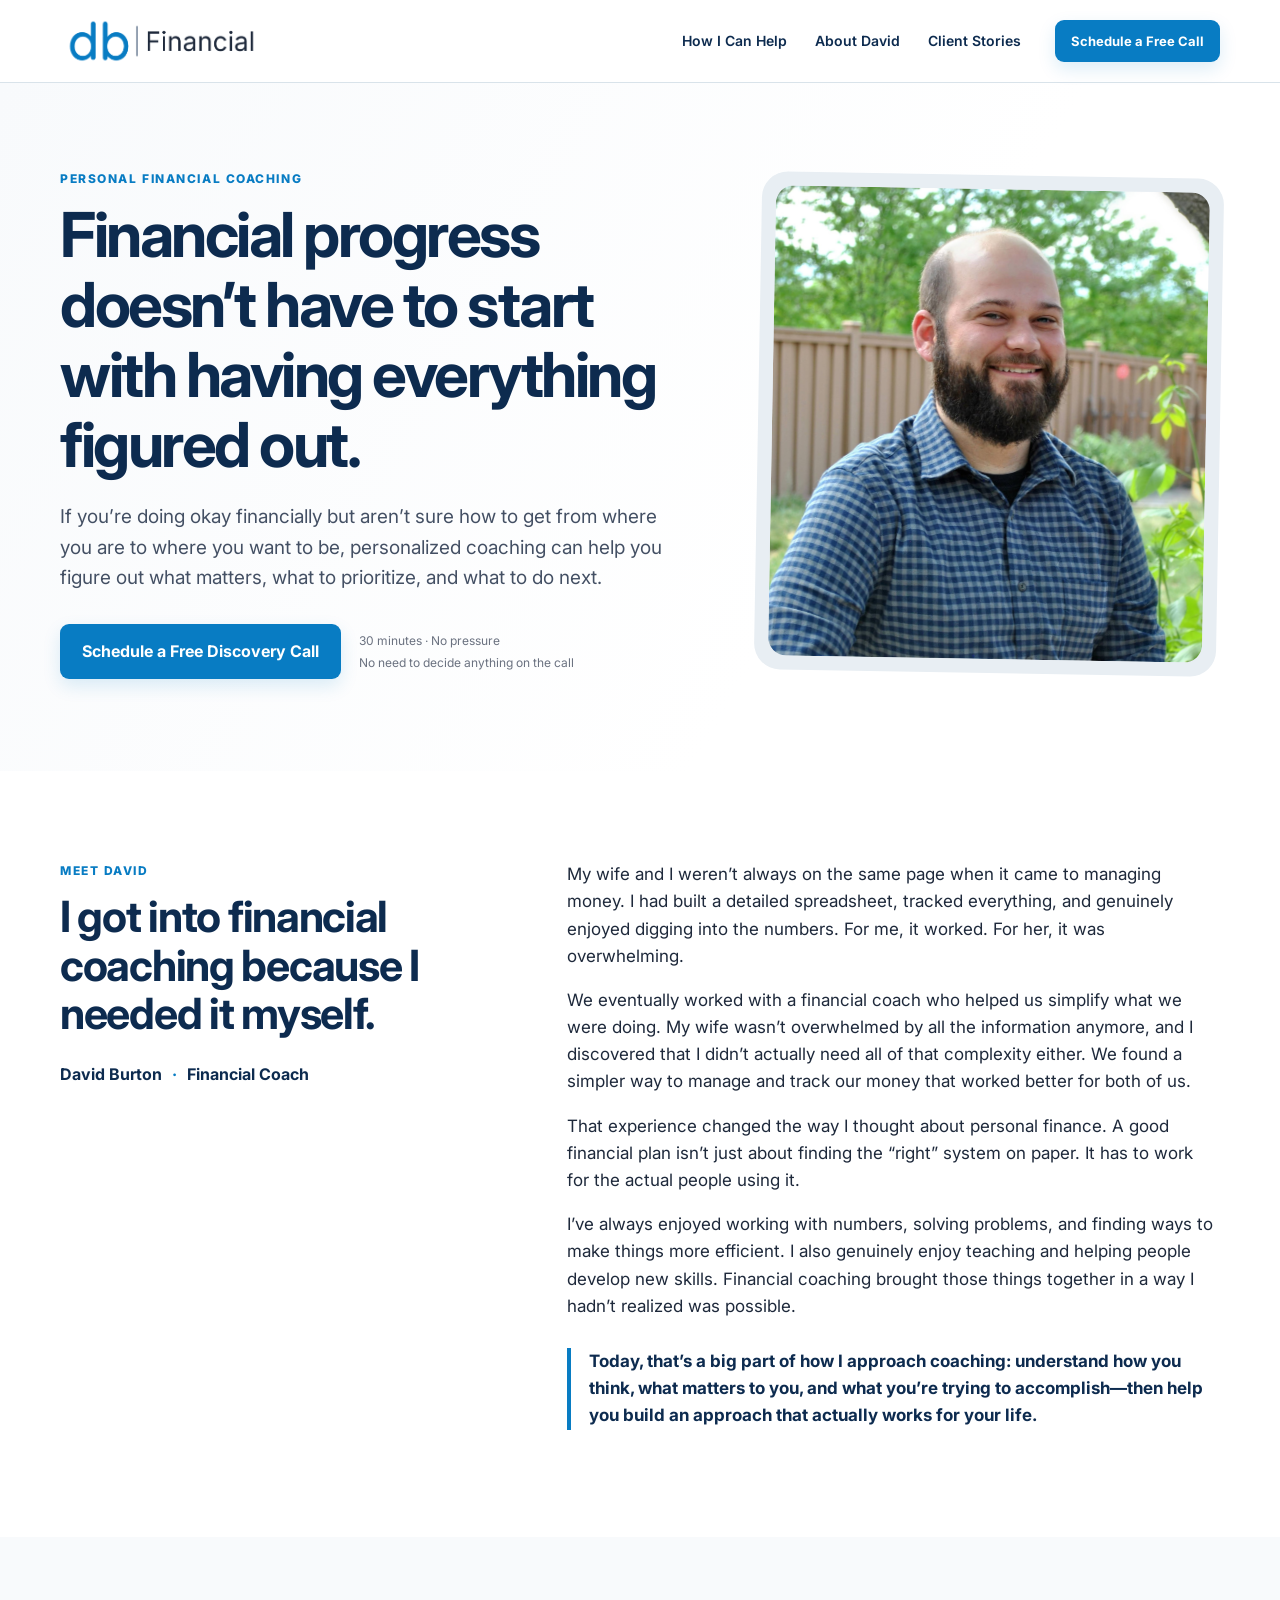
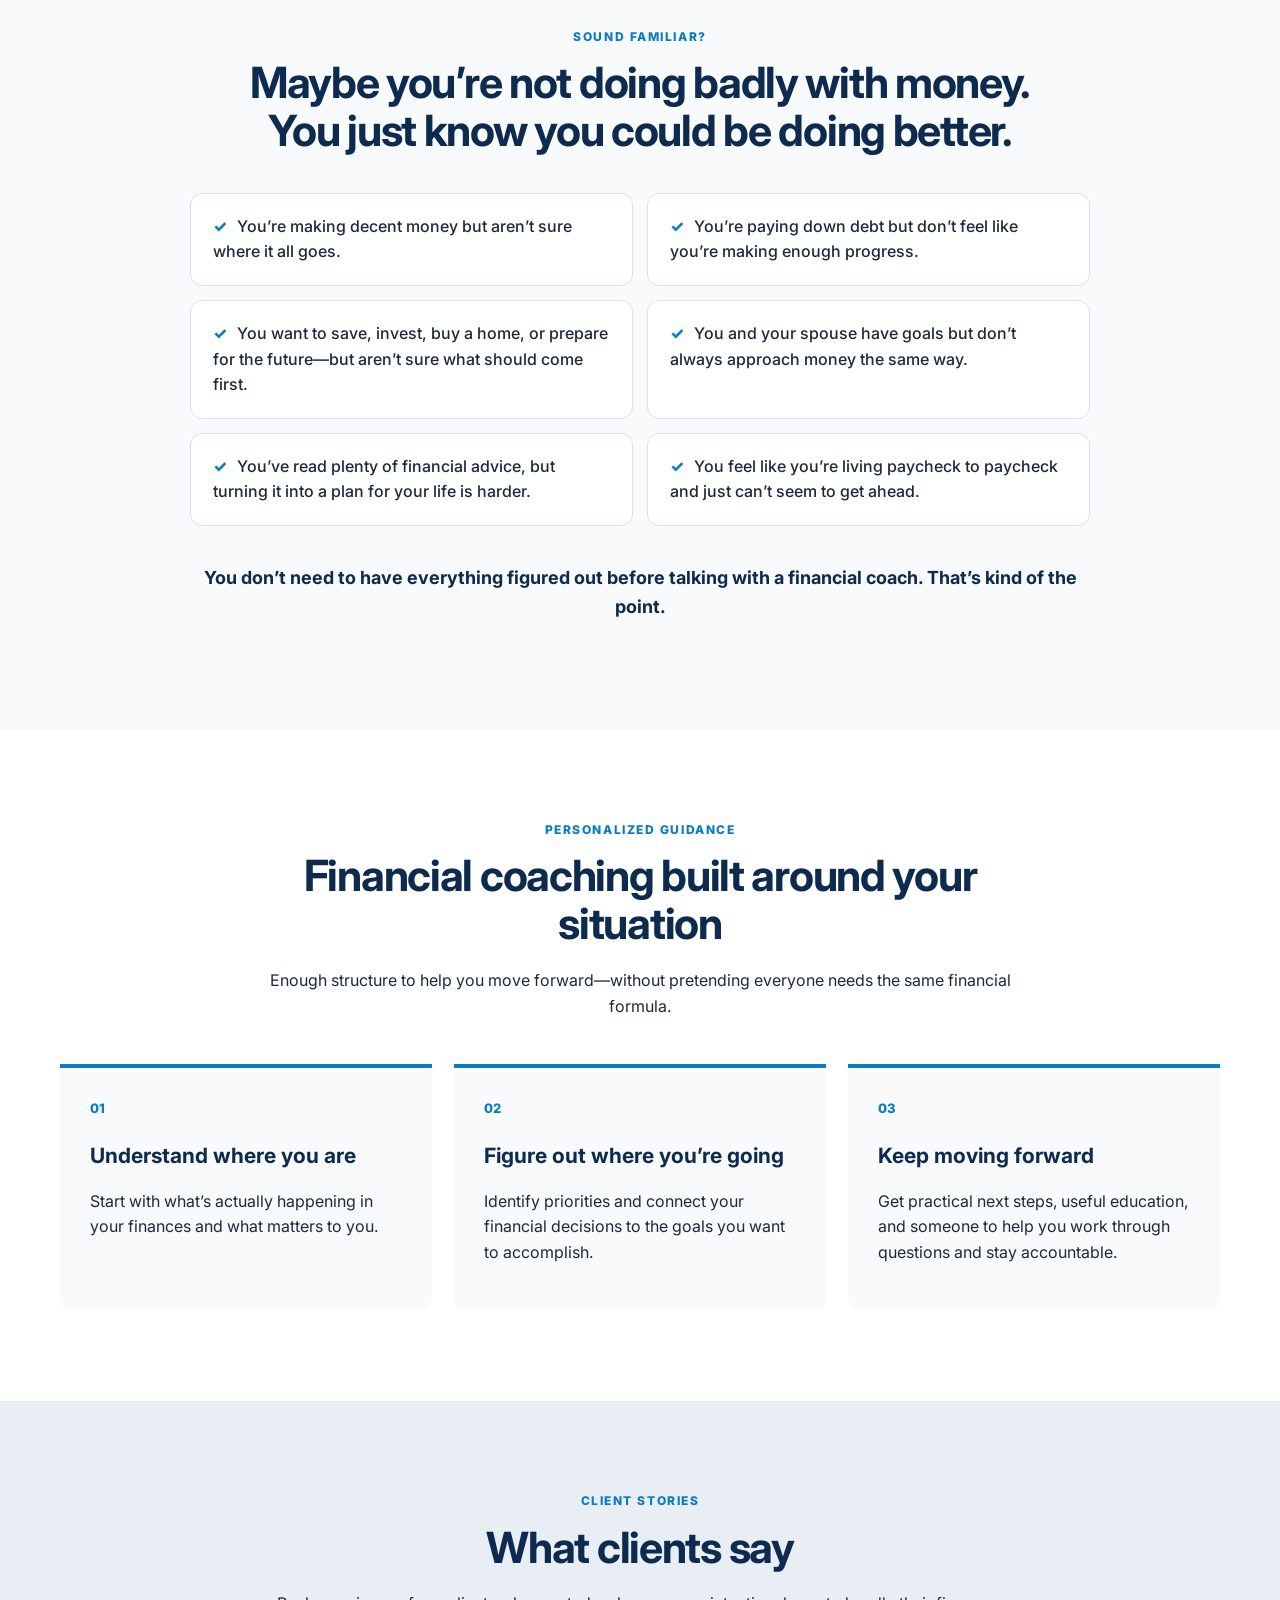
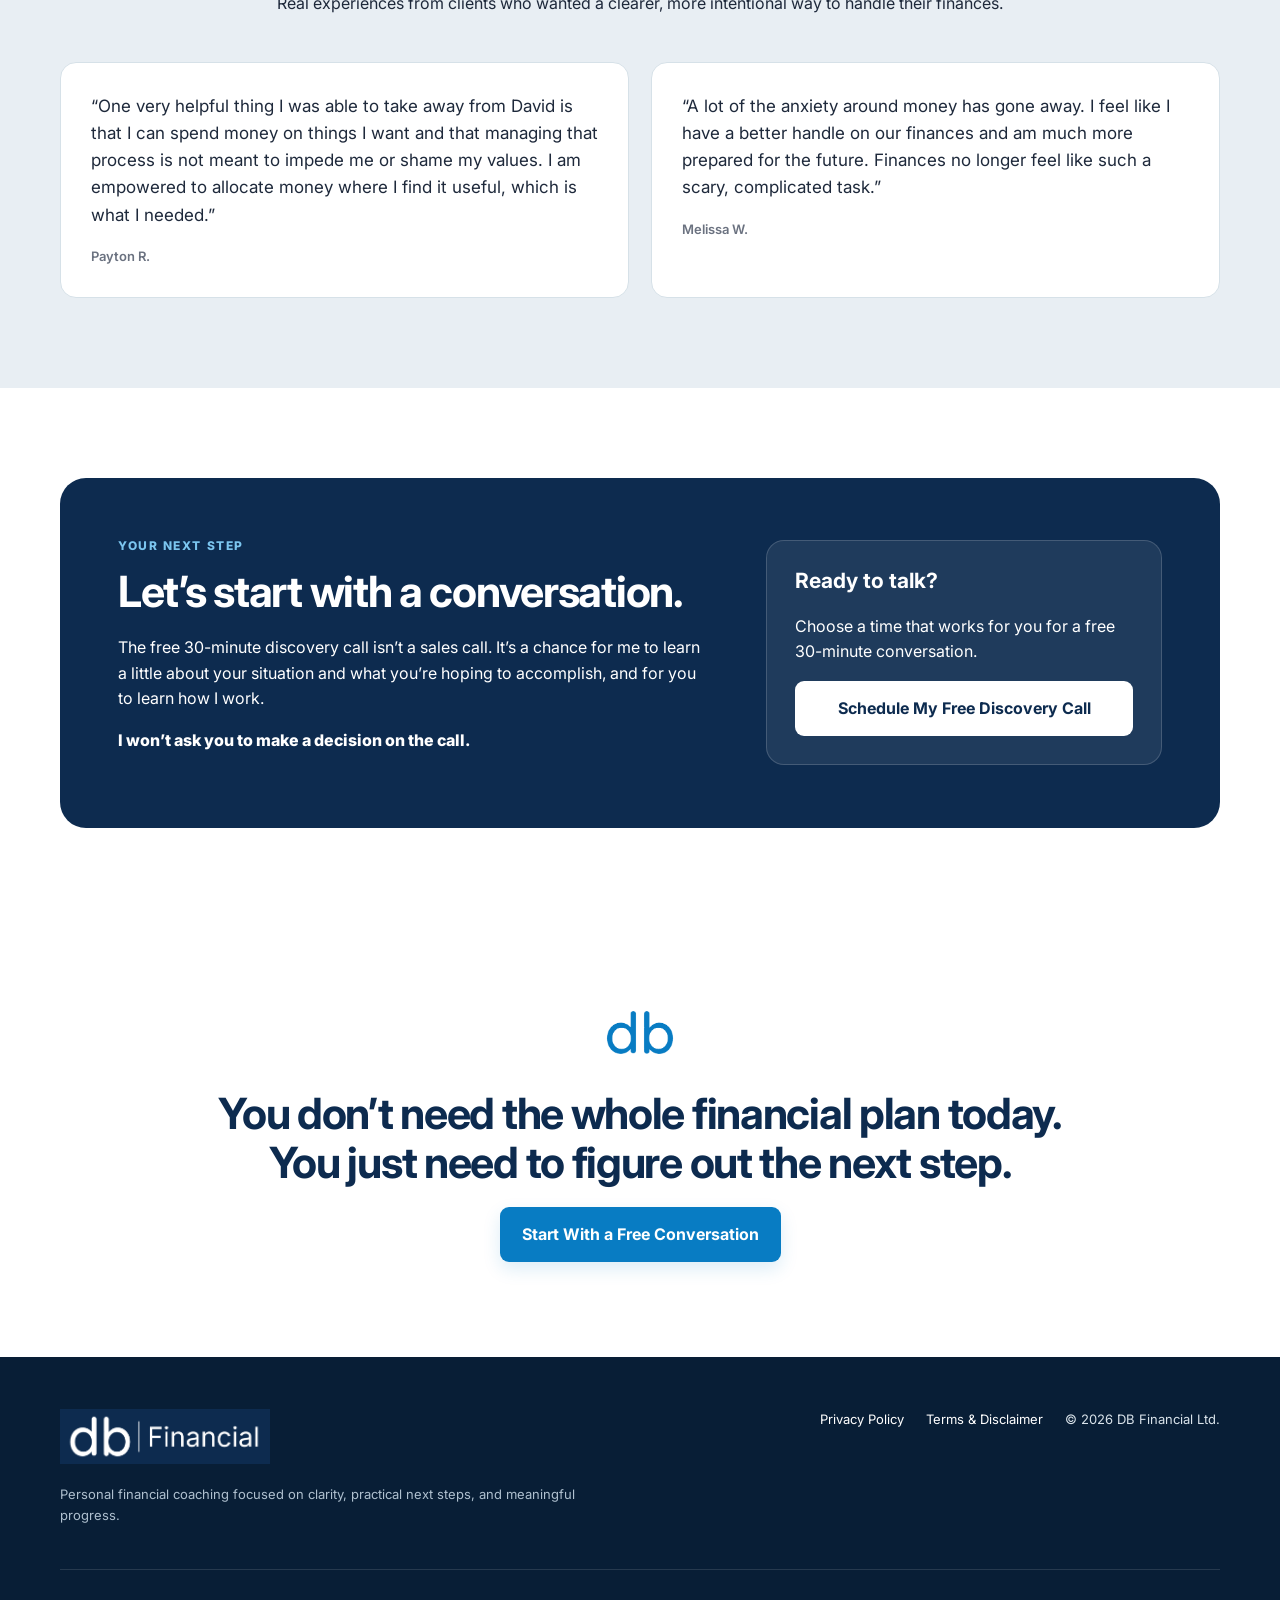
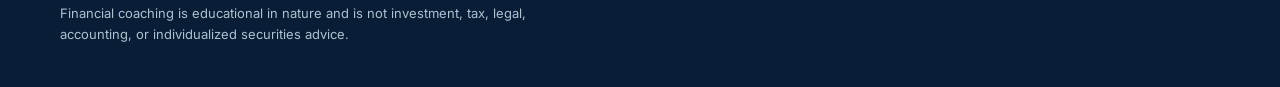
<file: index.html>
<!doctype html>
<html lang="en">
<head>
  <meta charset="utf-8">
  <meta name="viewport" content="width=device-width, initial-scale=1">
  <title>DB Financial | Personalized Financial Coaching</title>
  <meta name="description" content="Personalized financial coaching for young adults who want clarity, practical next steps, and meaningful progress.">
  <link rel="canonical" href="https://dbfinancialcoaching.com/">
  <meta property="og:title" content="DB Financial | Personalized Financial Coaching">
  <meta property="og:description" content="Personalized financial coaching to help you figure out what matters, what to prioritize, and what to do next.">
  <meta property="og:image" content="https://dbfinancialcoaching.com/assets/db-financial-social-card.png">
  <meta property="og:image:alt" content="DB Financial — Personalized Financial Coaching. Practical guidance built around your life.">
  <meta property="og:type" content="website">
  <meta property="og:url" content="https://dbfinancialcoaching.com/">
  <meta name="twitter:card" content="summary_large_image">
  <meta name="twitter:title" content="DB Financial | Personalized Financial Coaching">
  <meta name="twitter:description" content="Personalized financial coaching to help you figure out what matters, what to prioritize, and what to do next.">
  <meta name="twitter:image" content="https://dbfinancialcoaching.com/assets/db-financial-social-card.png">
  <link rel="preconnect" href="https://fonts.googleapis.com">
  <link rel="preconnect" href="https://fonts.gstatic.com" crossorigin>
  <link href="https://fonts.googleapis.com/css2?family=Inter:wght@400;500;600;700&display=swap" rel="stylesheet">
  <link rel="stylesheet" href="styles.css">
</head>
<body>
  <header class="site-header">
    <div class="container nav-wrap">
      <a class="brand" href="#top" aria-label="DB Financial home">
        <img src="assets/horizontal_fullcolor_transparent.png" alt="DB Financial">
      </a>
      <nav class="desktop-nav" aria-label="Primary navigation">
        <a href="#help">How I Can Help</a>
        <a href="#about">About David</a>
        <a href="#stories">Client Stories</a>
      </nav>
      <a class="button button-small" href="https://share.google/lfdzyv152AYBXzU5l" target="_blank" rel="noopener">Schedule a Free Call</a>
    </div>
  </header>

  <main id="top">
    <section class="hero">
      <div class="container hero-grid">
        <div class="hero-copy">
          <div class="eyebrow">Personal financial coaching</div>
          <h1>Financial progress doesn’t have to start with having everything figured out.</h1>
          <p class="lead">If you’re doing okay financially but aren’t sure how to get from where you are to where you want to be, personalized coaching can help you figure out what matters, what to prioritize, and what to do next.</p>
          <div class="hero-actions">
            <a class="button" href="https://share.google/lfdzyv152AYBXzU5l" target="_blank" rel="noopener">Schedule a Free Discovery Call</a>
            <span class="reassurance"><span>30 minutes · No pressure</span><span>No need to decide anything on the call</span></span>
          </div>
        </div>
        <div class="portrait-card">
          <img src="assets/david-headshot.jpg" alt="David Burton, financial coach" class="hero-photo">
        </div>
      </div>
    </section>

    <section class="about section" id="about">
      <div class="container about-story">
        <div class="about-heading">
          <div class="eyebrow">Meet David</div>
          <h2>I got into financial coaching because I needed it myself.</h2>
          <p class="credential">David Burton <span>·</span> Financial Coach</p>
        </div>
        <div class="about-copy">
          <p>My wife and I weren’t always on the same page when it came to managing money. I had built a detailed spreadsheet, tracked everything, and genuinely enjoyed digging into the numbers. For me, it worked. For her, it was overwhelming.</p>
          <p>We eventually worked with a financial coach who helped us simplify what we were doing. My wife wasn’t overwhelmed by all the information anymore, and I discovered that I didn’t actually need all of that complexity either. We found a simpler way to manage and track our money that worked better for both of us.</p>
          <p>That experience changed the way I thought about personal finance. A good financial plan isn’t just about finding the “right” system on paper. It has to work for the actual people using it.</p>
          <p>I’ve always enjoyed working with numbers, solving problems, and finding ways to make things more efficient. I also genuinely enjoy teaching and helping people develop new skills. Financial coaching brought those things together in a way I hadn’t realized was possible.</p>
          <p class="about-emphasis">Today, that’s a big part of how I approach coaching: understand how you think, what matters to you, and what you’re trying to accomplish—then help you build an approach that actually works for your life.</p>
        </div>
      </div>
    </section>

    <section class="recognition section" id="help">
      <div class="container narrow">
        <div class="eyebrow">Sound familiar?</div>
        <h2>Maybe you’re not doing badly with money.<br>You just know you could be doing better.</h2>
        <div class="situation-grid">
          <div class="situation">You’re making decent money but aren’t sure where it all goes.</div>
          <div class="situation">You’re paying down debt but don’t feel like you’re making enough progress.</div>
          <div class="situation">You want to save, invest, buy a home, or prepare for the future—but aren’t sure what should come first.</div>
          <div class="situation">You and your spouse have goals but don’t always approach money the same way.</div>
          <div class="situation">You’ve read plenty of financial advice, but turning it into a plan for your life is harder.</div>
          <div class="situation">You feel like you’re living paycheck to paycheck and just can’t seem to get ahead.</div>
        </div>
        <p class="center-note">You don’t need to have everything figured out before talking with a financial coach. That’s kind of the point.</p>
      </div>
    </section>

    <section class="section coaching">
      <div class="container">
        <div class="section-heading">
          <div class="eyebrow">Personalized guidance</div>
          <h2>Financial coaching built around your situation</h2>
          <p>Enough structure to help you move forward—without pretending everyone needs the same financial formula.</p>
        </div>
        <div class="three-grid">
          <article class="step">
            <span class="step-number">01</span>
            <h3>Understand where you are</h3>
            <p>Start with what’s actually happening in your finances and what matters to you.</p>
          </article>
          <article class="step">
            <span class="step-number">02</span>
            <h3>Figure out where you’re going</h3>
            <p>Identify priorities and connect your financial decisions to the goals you want to accomplish.</p>
          </article>
          <article class="step">
            <span class="step-number">03</span>
            <h3>Keep moving forward</h3>
            <p>Get practical next steps, useful education, and someone to help you work through questions and stay accountable.</p>
          </article>
        </div>
      </div>
    </section>

    <section class="stories section" id="stories">
      <div class="container">
        <div class="section-heading">
          <div class="eyebrow">Client stories</div>
          <h2>What clients say</h2>
          <p>Real experiences from clients who wanted a clearer, more intentional way to handle their finances.</p>
        </div>
        <div class="testimonial-grid">
          <blockquote>
            <p>“One very helpful thing I was able to take away from David is that I can spend money on things I want and that managing that process is not meant to impede me or shame my values. I am empowered to allocate money where I find it useful, which is what I needed.”</p>
            <footer>Payton R.</footer>
          </blockquote>
          <blockquote>
            <p>“A lot of the anxiety around money has gone away. I feel like I have a better handle on our finances and am much more prepared for the future. Finances no longer feel like such a scary, complicated task.”</p>
            <footer>Melissa W.</footer>
          </blockquote>
        </div>
      </div>
    </section>

    <section class="discovery section" id="discovery">
      <div class="container discovery-card">
        <div>
          <div class="eyebrow light">Your next step</div>
          <h2>Let’s start with a conversation.</h2>
          <p>The free 30-minute discovery call isn’t a sales call. It’s a chance for me to learn a little about your situation and what you’re hoping to accomplish, and for you to learn how I work.</p>
          <p class="strong">I won’t ask you to make a decision on the call.</p>
        </div>
        <div class="cta-box">
          <h3>Ready to talk?</h3>
          <p>Choose a time that works for you for a free 30-minute conversation.</p>
          <a class="button button-white" href="https://share.google/lfdzyv152AYBXzU5l" target="_blank" rel="noopener">Schedule My Free Discovery Call</a>
        </div>
      </div>
    </section>

    <section class="closing">
      <div class="container narrow">
        <img src="assets/mark_blue_transparent.png" alt="" class="closing-mark">
        <h2>You don’t need the whole financial plan today.<br>You just need to figure out the next step.</h2>
        <a class="button" href="https://share.google/lfdzyv152AYBXzU5l" target="_blank" rel="noopener">Start With a Free Conversation</a>
      </div>
    </section>
  </main>

  <footer class="site-footer">
    <div class="container footer-grid">
      <div>
        <img src="assets/horizontal_reversed_navy.png" alt="DB Financial" class="footer-logo">
        <p>Personal financial coaching focused on clarity, practical next steps, and meaningful progress.</p>
      </div>
      <div class="footer-links">
        <a href="privacy.html">Privacy Policy</a>
        <a href="terms.html">Terms &amp; Disclaimer</a>
        <span>© 2026 DB Financial Ltd.</span>
      </div>
    </div>
    <div class="container legal-note">
      <p>Financial coaching is educational in nature and is not investment, tax, legal, accounting, or individualized securities advice.</p>
    </div>
  </footer>
  <!-- Google tag (gtag.js) -->
  <script async src="https://www.googletagmanager.com/gtag/js?id=G-L10PTYZYHW"></script>
  <script>
    window.dataLayer = window.dataLayer || [];
    function gtag(){dataLayer.push(arguments);}
    gtag('js', new Date());
    gtag('config', 'G-L10PTYZYHW');
  </script>
</body>
</html>
</file>
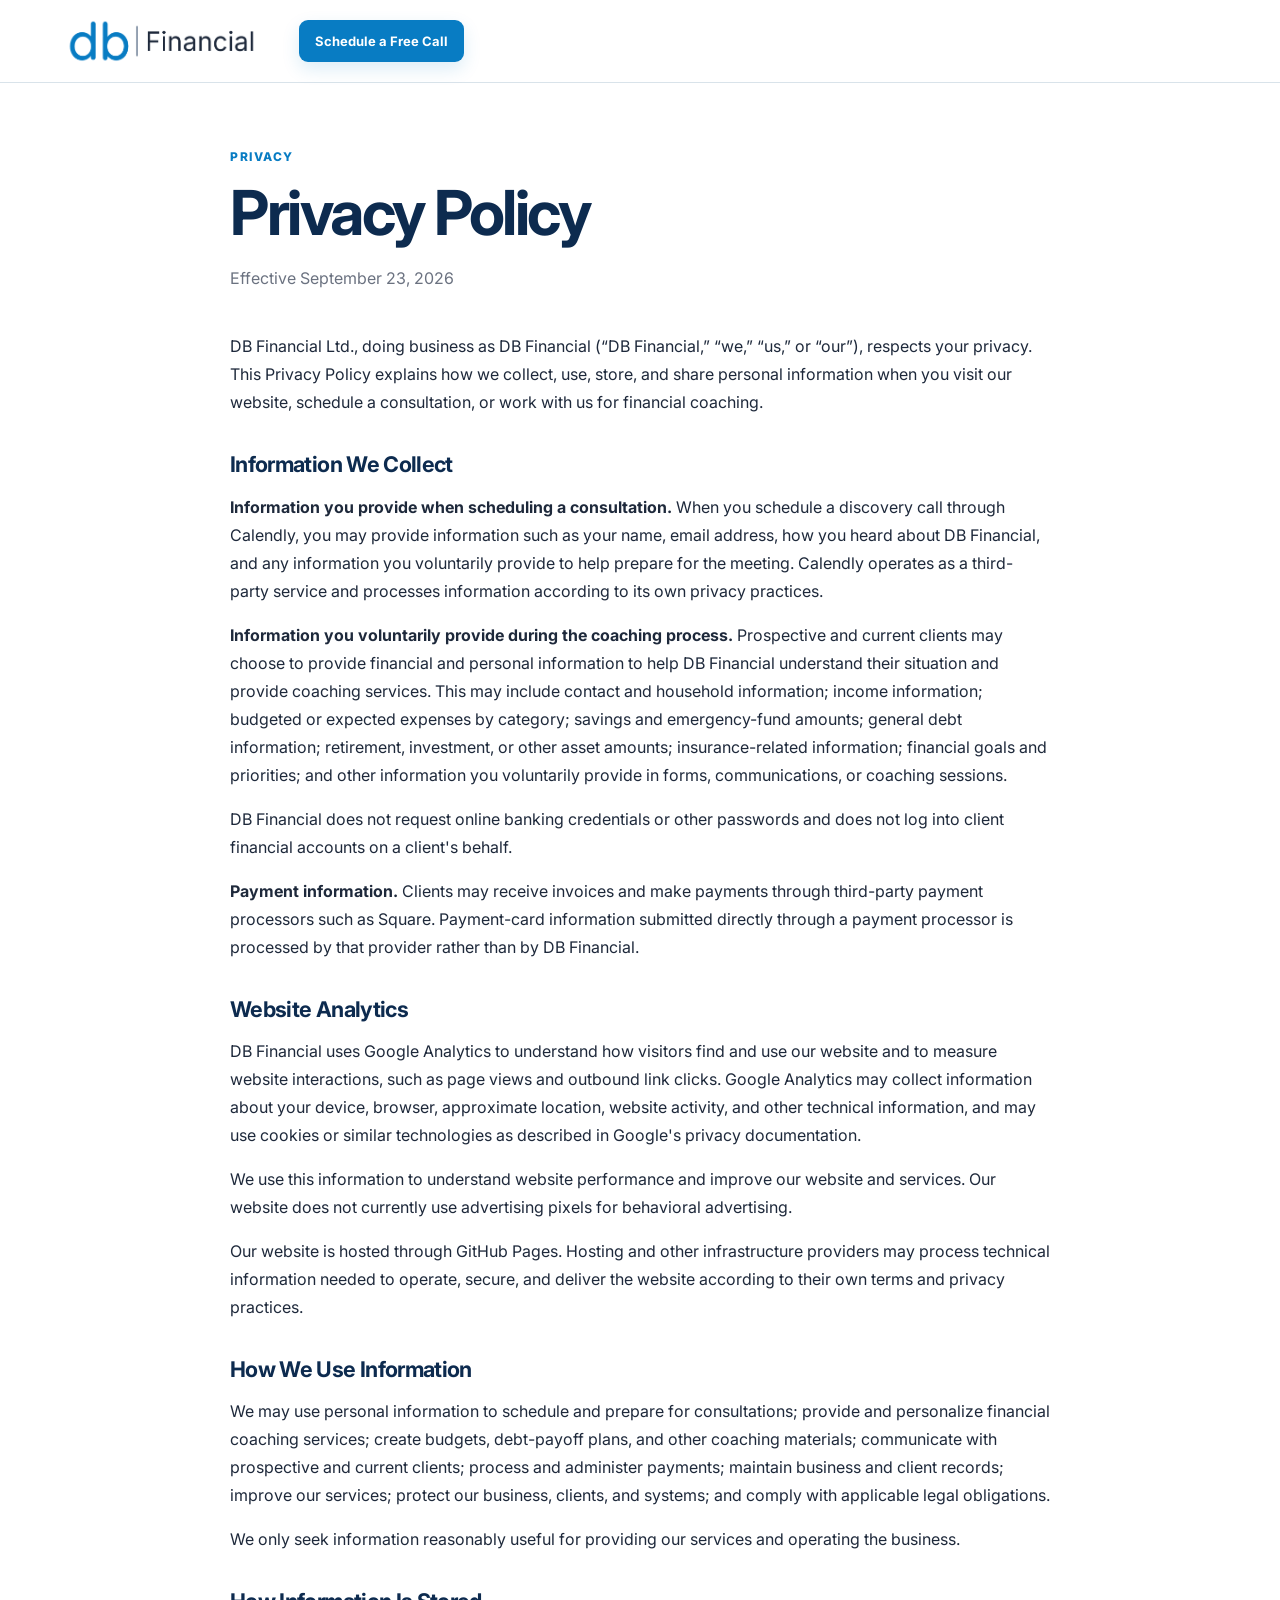
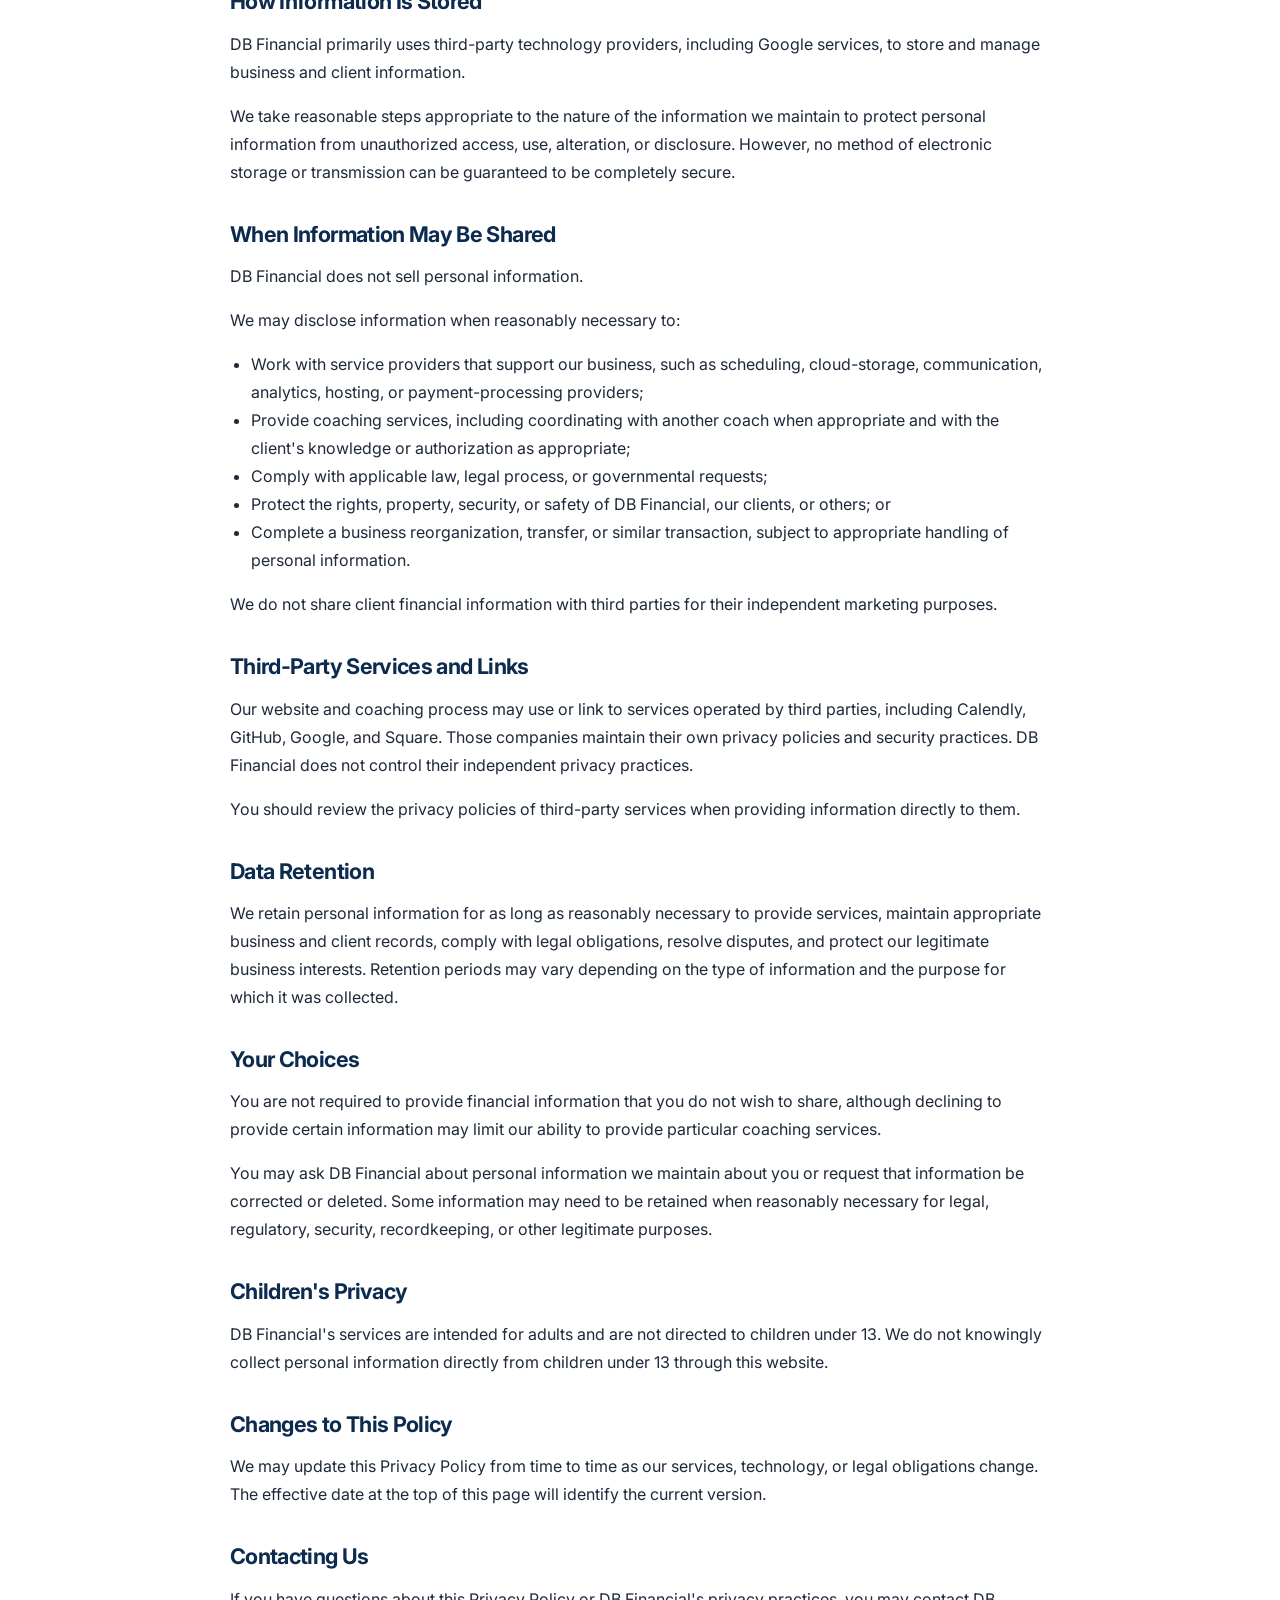
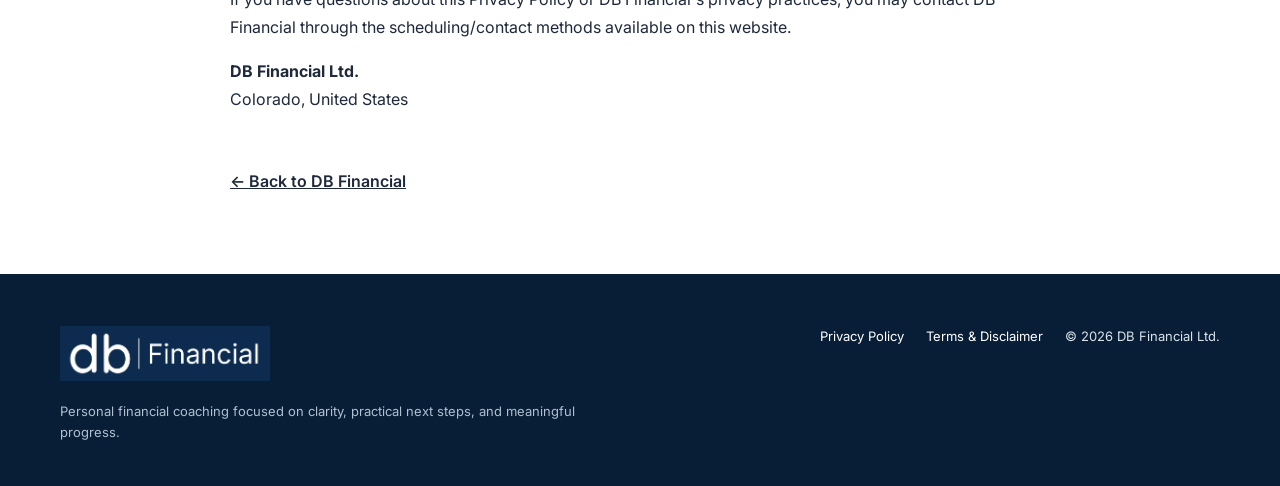
<file: privacy.html>
<!doctype html>
<html lang="en">
<head>
  <meta charset="utf-8">
  <meta name="viewport" content="width=device-width, initial-scale=1">
  <title>Privacy Policy | DB Financial</title>
  <meta name="description" content="Privacy Policy for DB Financial Ltd.">
  <link rel="canonical" href="https://dbfinancialcoaching.com/privacy.html">
  <link rel="preconnect" href="https://fonts.googleapis.com">
  <link rel="preconnect" href="https://fonts.gstatic.com" crossorigin>
  <link href="https://fonts.googleapis.com/css2?family=Inter:wght@400;500;600;700&display=swap" rel="stylesheet">
  <link rel="stylesheet" href="styles.css">
</head>
<body>
  <header class="site-header">
    <div class="container nav-wrap">
      <a class="brand" href="index.html" aria-label="DB Financial home">
        <img src="assets/horizontal_fullcolor_transparent.png" alt="DB Financial">
      </a>
      <a class="button button-small" href="https://share.google/lfdzyv152AYBXzU5l" target="_blank" rel="noopener">Schedule a Free Call</a>
    </div>
  </header>

  <main class="legal-page">
    <div class="container legal-content">
      <div class="eyebrow">Privacy</div>
      <h1>Privacy Policy</h1>
      <p class="effective-date">Effective September 23, 2026</p>

      <p>DB Financial Ltd., doing business as DB Financial (“DB Financial,” “we,” “us,” or “our”), respects your privacy. This Privacy Policy explains how we collect, use, store, and share personal information when you visit our website, schedule a consultation, or work with us for financial coaching.</p>

      <h2>Information We Collect</h2>
      <p><strong>Information you provide when scheduling a consultation.</strong> When you schedule a discovery call through Calendly, you may provide information such as your name, email address, how you heard about DB Financial, and any information you voluntarily provide to help prepare for the meeting. Calendly operates as a third-party service and processes information according to its own privacy practices.</p>

      <p><strong>Information you voluntarily provide during the coaching process.</strong> Prospective and current clients may choose to provide financial and personal information to help DB Financial understand their situation and provide coaching services. This may include contact and household information; income information; budgeted or expected expenses by category; savings and emergency-fund amounts; general debt information; retirement, investment, or other asset amounts; insurance-related information; financial goals and priorities; and other information you voluntarily provide in forms, communications, or coaching sessions.</p>

      <p>DB Financial does not request online banking credentials or other passwords and does not log into client financial accounts on a client's behalf.</p>

      <p><strong>Payment information.</strong> Clients may receive invoices and make payments through third-party payment processors such as Square. Payment-card information submitted directly through a payment processor is processed by that provider rather than by DB Financial.</p>

      <h2>Website Analytics</h2>
      <p>DB Financial uses Google Analytics to understand how visitors find and use our website and to measure website interactions, such as page views and outbound link clicks. Google Analytics may collect information about your device, browser, approximate location, website activity, and other technical information, and may use cookies or similar technologies as described in Google's privacy documentation.</p>
      <p>We use this information to understand website performance and improve our website and services. Our website does not currently use advertising pixels for behavioral advertising.</p>
      <p>Our website is hosted through GitHub Pages. Hosting and other infrastructure providers may process technical information needed to operate, secure, and deliver the website according to their own terms and privacy practices.</p>

      <h2>How We Use Information</h2>
      <p>We may use personal information to schedule and prepare for consultations; provide and personalize financial coaching services; create budgets, debt-payoff plans, and other coaching materials; communicate with prospective and current clients; process and administer payments; maintain business and client records; improve our services; protect our business, clients, and systems; and comply with applicable legal obligations.</p>
      <p>We only seek information reasonably useful for providing our services and operating the business.</p>

      <h2>How Information Is Stored</h2>
      <p>DB Financial primarily uses third-party technology providers, including Google services, to store and manage business and client information.</p>
      <p>We take reasonable steps appropriate to the nature of the information we maintain to protect personal information from unauthorized access, use, alteration, or disclosure. However, no method of electronic storage or transmission can be guaranteed to be completely secure.</p>

      <h2>When Information May Be Shared</h2>
      <p>DB Financial does not sell personal information.</p>
      <p>We may disclose information when reasonably necessary to:</p>
      <ul>
        <li>Work with service providers that support our business, such as scheduling, cloud-storage, communication, analytics, hosting, or payment-processing providers;</li>
        <li>Provide coaching services, including coordinating with another coach when appropriate and with the client's knowledge or authorization as appropriate;</li>
        <li>Comply with applicable law, legal process, or governmental requests;</li>
        <li>Protect the rights, property, security, or safety of DB Financial, our clients, or others; or</li>
        <li>Complete a business reorganization, transfer, or similar transaction, subject to appropriate handling of personal information.</li>
      </ul>
      <p>We do not share client financial information with third parties for their independent marketing purposes.</p>

      <h2>Third-Party Services and Links</h2>
      <p>Our website and coaching process may use or link to services operated by third parties, including Calendly, GitHub, Google, and Square. Those companies maintain their own privacy policies and security practices. DB Financial does not control their independent privacy practices.</p>
      <p>You should review the privacy policies of third-party services when providing information directly to them.</p>

      <h2>Data Retention</h2>
      <p>We retain personal information for as long as reasonably necessary to provide services, maintain appropriate business and client records, comply with legal obligations, resolve disputes, and protect our legitimate business interests. Retention periods may vary depending on the type of information and the purpose for which it was collected.</p>

      <h2>Your Choices</h2>
      <p>You are not required to provide financial information that you do not wish to share, although declining to provide certain information may limit our ability to provide particular coaching services.</p>
      <p>You may ask DB Financial about personal information we maintain about you or request that information be corrected or deleted. Some information may need to be retained when reasonably necessary for legal, regulatory, security, recordkeeping, or other legitimate purposes.</p>

      <h2>Children's Privacy</h2>
      <p>DB Financial's services are intended for adults and are not directed to children under 13. We do not knowingly collect personal information directly from children under 13 through this website.</p>

      <h2>Changes to This Policy</h2>
      <p>We may update this Privacy Policy from time to time as our services, technology, or legal obligations change. The effective date at the top of this page will identify the current version.</p>

      <h2>Contacting Us</h2>
      <p>If you have questions about this Privacy Policy or DB Financial's privacy practices, you may contact DB Financial through the scheduling/contact methods available on this website.</p>
      <p><strong>DB Financial Ltd.</strong><br>Colorado, United States</p>

      <a class="legal-back" href="index.html">← Back to DB Financial</a>
    </div>
  </main>

  <footer class="site-footer">
    <div class="container footer-grid">
      <div>
        <img src="assets/horizontal_reversed_navy.png" alt="DB Financial" class="footer-logo">
        <p>Personal financial coaching focused on clarity, practical next steps, and meaningful progress.</p>
      </div>
      <div class="footer-links">
        <a href="privacy.html">Privacy Policy</a>
        <a href="terms.html">Terms &amp; Disclaimer</a>
        <span>© 2026 DB Financial Ltd.</span>
      </div>
    </div>
  </footer>
  <!-- Google tag (gtag.js) -->
  <script async src="https://www.googletagmanager.com/gtag/js?id=G-L10PTYZYHW"></script>
  <script>
    window.dataLayer = window.dataLayer || [];
    function gtag(){dataLayer.push(arguments);}
    gtag('js', new Date());
    gtag('config', 'G-L10PTYZYHW');
  </script>
</body>
</html>
</file>
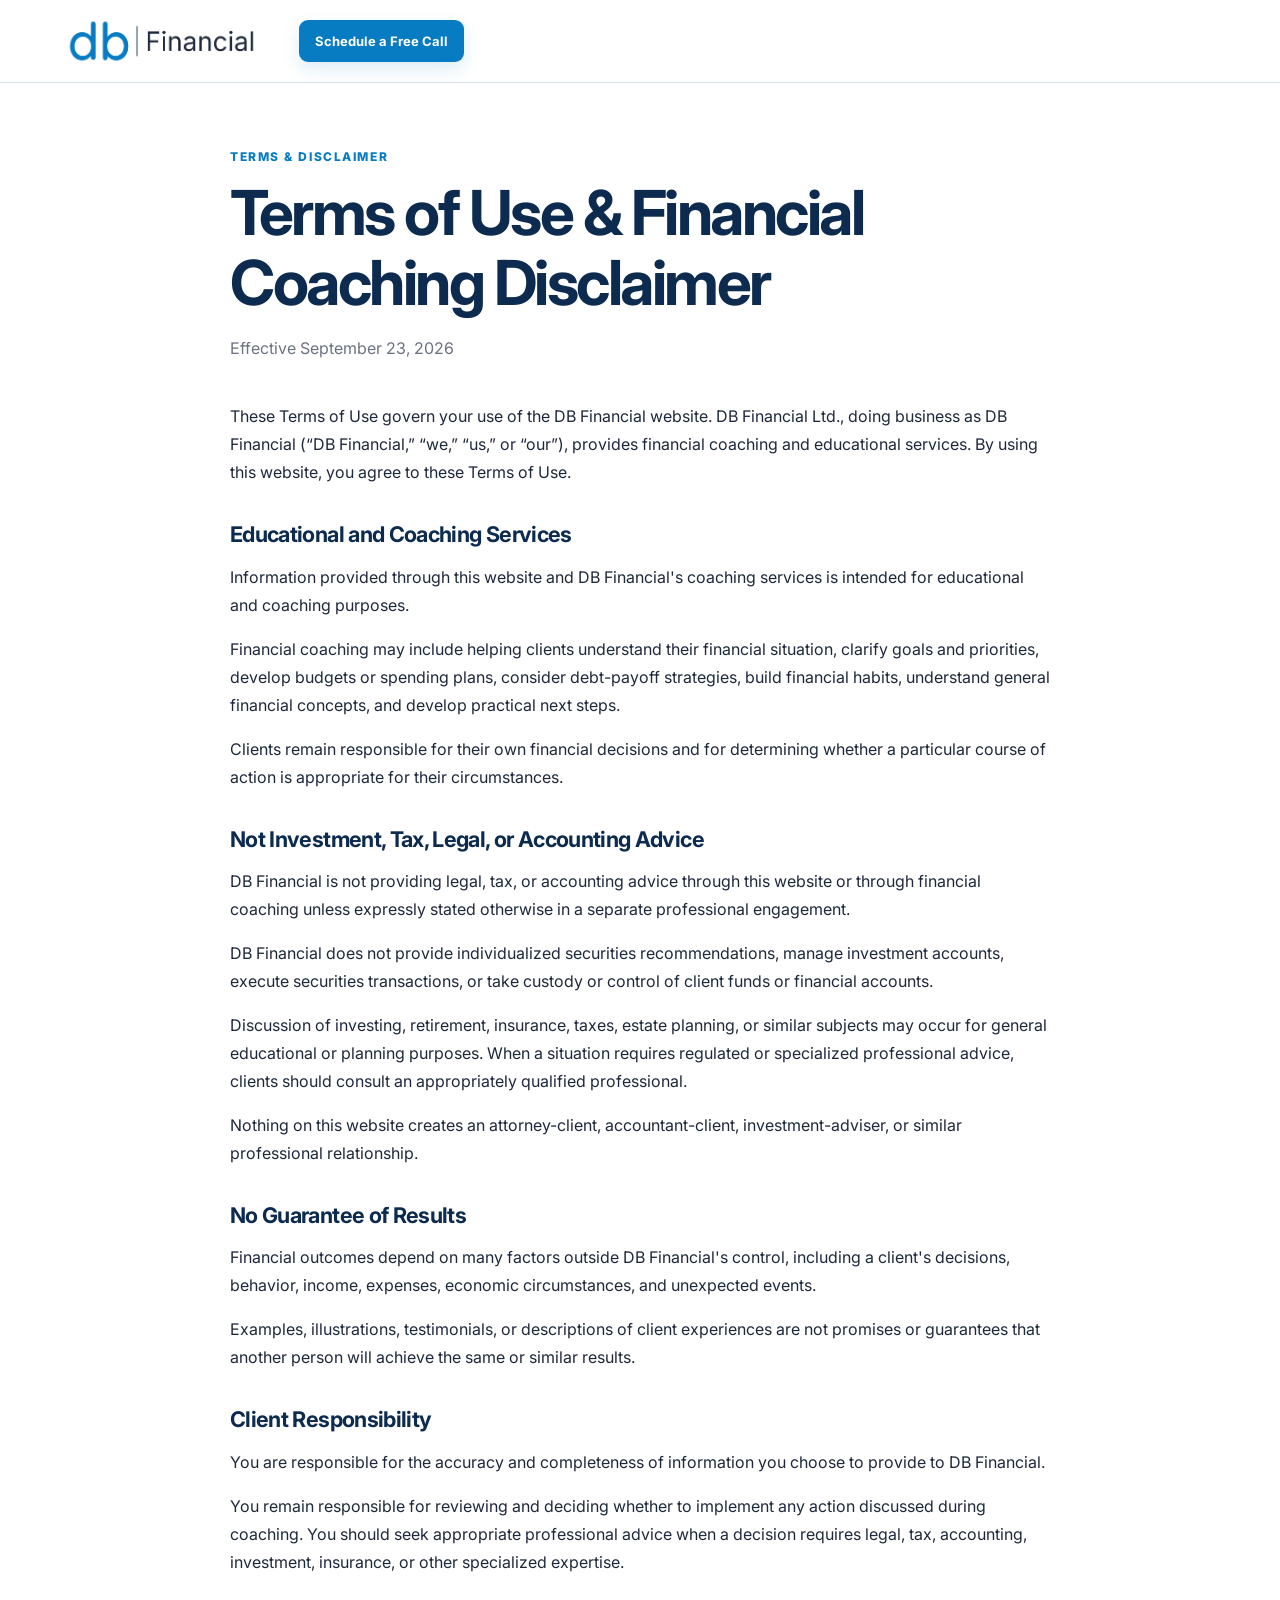
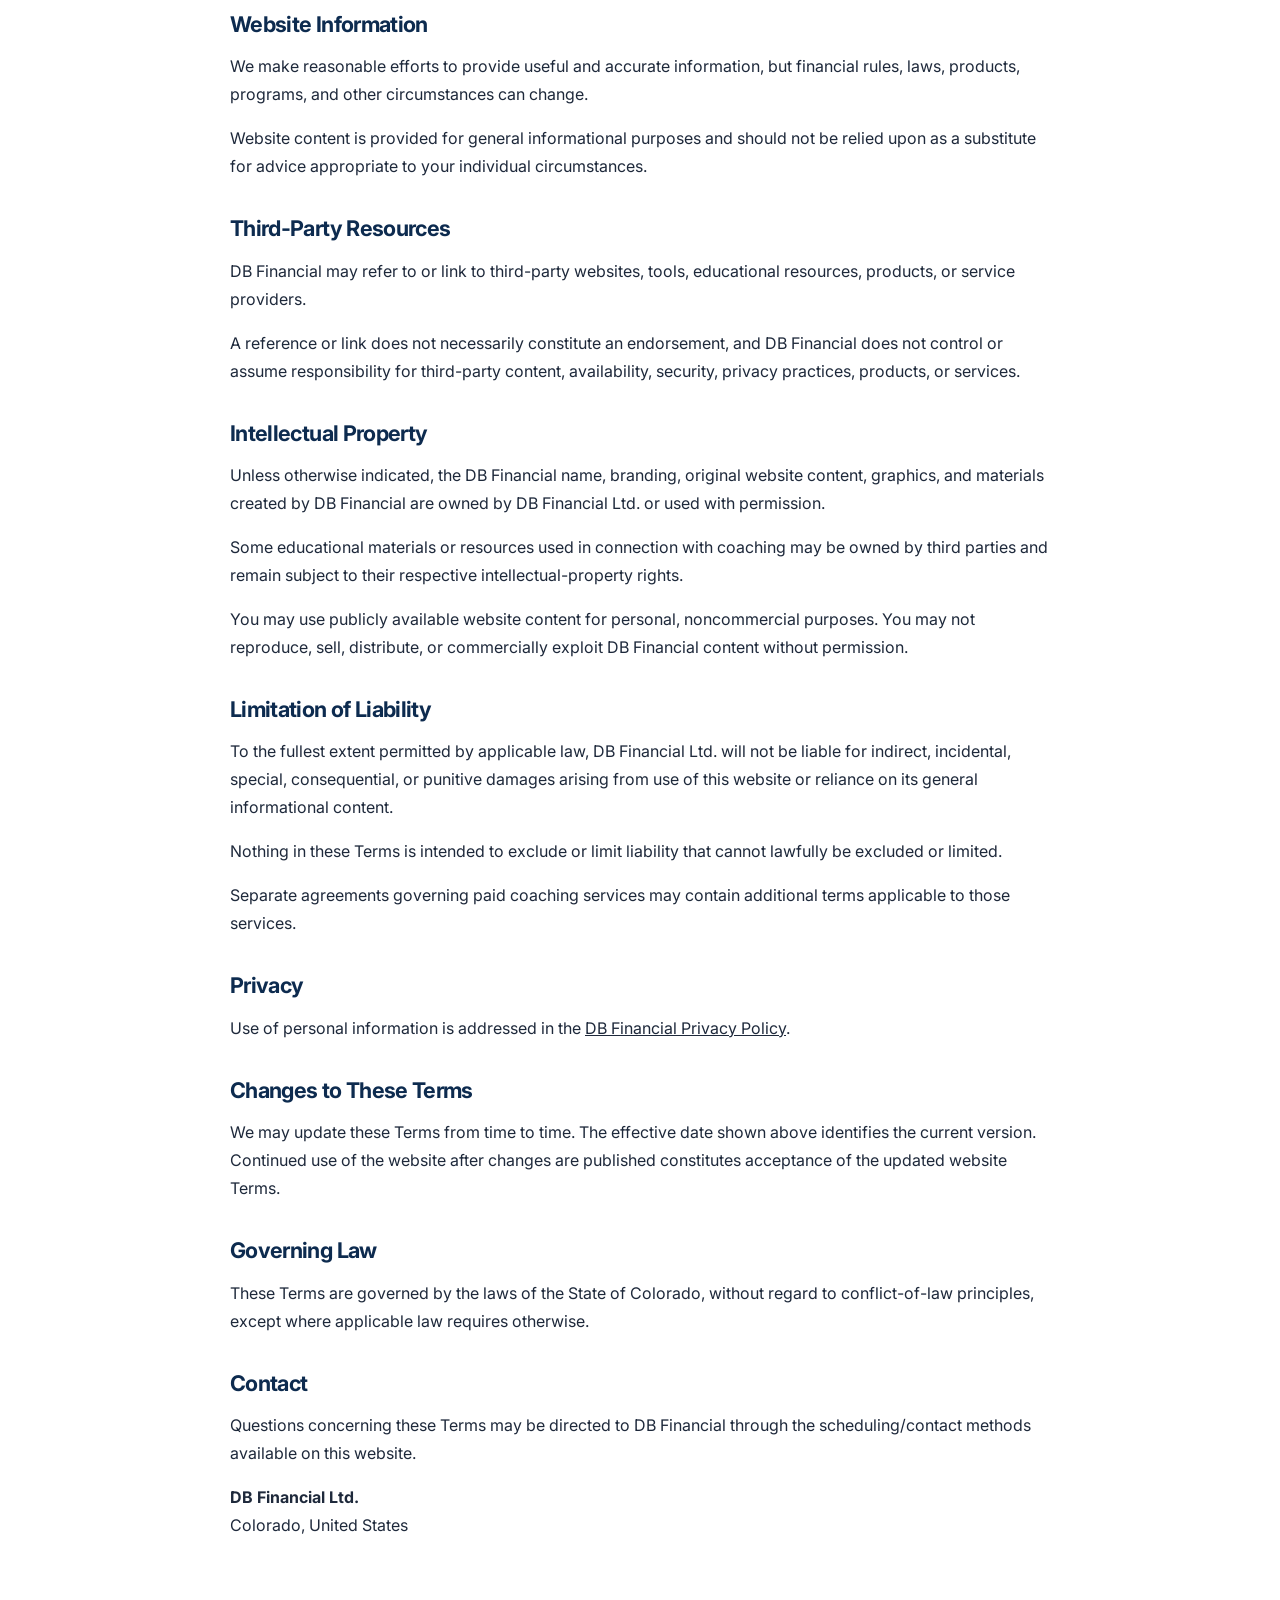
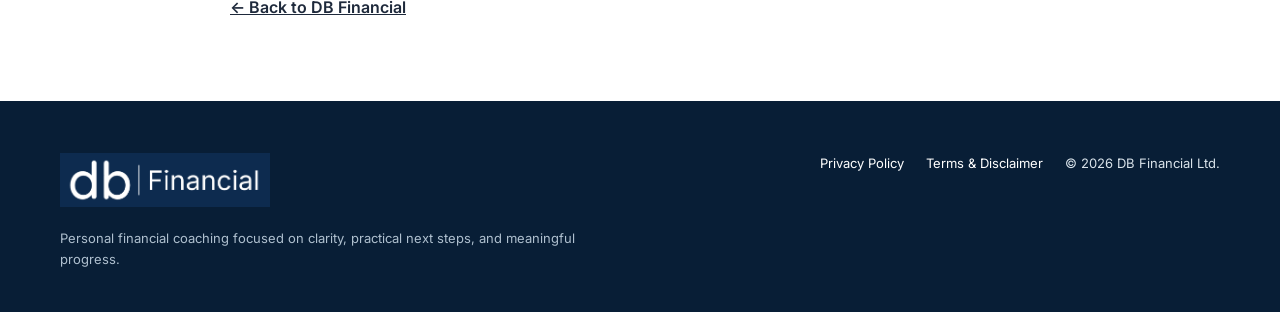
<file: terms.html>
<!doctype html>
<html lang="en">
<head>
  <meta charset="utf-8">
  <meta name="viewport" content="width=device-width, initial-scale=1">
  <title>Terms &amp; Financial Coaching Disclaimer | DB Financial</title>
  <meta name="description" content="Terms of Use and Financial Coaching Disclaimer for DB Financial Ltd.">
  <link rel="canonical" href="https://dbfinancialcoaching.com/terms.html">
  <link rel="preconnect" href="https://fonts.googleapis.com">
  <link rel="preconnect" href="https://fonts.gstatic.com" crossorigin>
  <link href="https://fonts.googleapis.com/css2?family=Inter:wght@400;500;600;700&display=swap" rel="stylesheet">
  <link rel="stylesheet" href="styles.css">
</head>
<body>
  <header class="site-header">
    <div class="container nav-wrap">
      <a class="brand" href="index.html" aria-label="DB Financial home">
        <img src="assets/horizontal_fullcolor_transparent.png" alt="DB Financial">
      </a>
      <a class="button button-small" href="https://share.google/lfdzyv152AYBXzU5l" target="_blank" rel="noopener">Schedule a Free Call</a>
    </div>
  </header>

  <main class="legal-page">
    <div class="container legal-content">
      <div class="eyebrow">Terms &amp; disclaimer</div>
      <h1>Terms of Use &amp; Financial Coaching Disclaimer</h1>
      <p class="effective-date">Effective September 23, 2026</p>

      <p>These Terms of Use govern your use of the DB Financial website. DB Financial Ltd., doing business as DB Financial (“DB Financial,” “we,” “us,” or “our”), provides financial coaching and educational services. By using this website, you agree to these Terms of Use.</p>

      <h2>Educational and Coaching Services</h2>
      <p>Information provided through this website and DB Financial's coaching services is intended for educational and coaching purposes.</p>
      <p>Financial coaching may include helping clients understand their financial situation, clarify goals and priorities, develop budgets or spending plans, consider debt-payoff strategies, build financial habits, understand general financial concepts, and develop practical next steps.</p>
      <p>Clients remain responsible for their own financial decisions and for determining whether a particular course of action is appropriate for their circumstances.</p>

      <h2>Not Investment, Tax, Legal, or Accounting Advice</h2>
      <p>DB Financial is not providing legal, tax, or accounting advice through this website or through financial coaching unless expressly stated otherwise in a separate professional engagement.</p>
      <p>DB Financial does not provide individualized securities recommendations, manage investment accounts, execute securities transactions, or take custody or control of client funds or financial accounts.</p>
      <p>Discussion of investing, retirement, insurance, taxes, estate planning, or similar subjects may occur for general educational or planning purposes. When a situation requires regulated or specialized professional advice, clients should consult an appropriately qualified professional.</p>
      <p>Nothing on this website creates an attorney-client, accountant-client, investment-adviser, or similar professional relationship.</p>

      <h2>No Guarantee of Results</h2>
      <p>Financial outcomes depend on many factors outside DB Financial's control, including a client's decisions, behavior, income, expenses, economic circumstances, and unexpected events.</p>
      <p>Examples, illustrations, testimonials, or descriptions of client experiences are not promises or guarantees that another person will achieve the same or similar results.</p>

      <h2>Client Responsibility</h2>
      <p>You are responsible for the accuracy and completeness of information you choose to provide to DB Financial.</p>
      <p>You remain responsible for reviewing and deciding whether to implement any action discussed during coaching. You should seek appropriate professional advice when a decision requires legal, tax, accounting, investment, insurance, or other specialized expertise.</p>

      <h2>Website Information</h2>
      <p>We make reasonable efforts to provide useful and accurate information, but financial rules, laws, products, programs, and other circumstances can change.</p>
      <p>Website content is provided for general informational purposes and should not be relied upon as a substitute for advice appropriate to your individual circumstances.</p>

      <h2>Third-Party Resources</h2>
      <p>DB Financial may refer to or link to third-party websites, tools, educational resources, products, or service providers.</p>
      <p>A reference or link does not necessarily constitute an endorsement, and DB Financial does not control or assume responsibility for third-party content, availability, security, privacy practices, products, or services.</p>

      <h2>Intellectual Property</h2>
      <p>Unless otherwise indicated, the DB Financial name, branding, original website content, graphics, and materials created by DB Financial are owned by DB Financial Ltd. or used with permission.</p>
      <p>Some educational materials or resources used in connection with coaching may be owned by third parties and remain subject to their respective intellectual-property rights.</p>
      <p>You may use publicly available website content for personal, noncommercial purposes. You may not reproduce, sell, distribute, or commercially exploit DB Financial content without permission.</p>

      <h2>Limitation of Liability</h2>
      <p>To the fullest extent permitted by applicable law, DB Financial Ltd. will not be liable for indirect, incidental, special, consequential, or punitive damages arising from use of this website or reliance on its general informational content.</p>
      <p>Nothing in these Terms is intended to exclude or limit liability that cannot lawfully be excluded or limited.</p>
      <p>Separate agreements governing paid coaching services may contain additional terms applicable to those services.</p>

      <h2>Privacy</h2>
      <p>Use of personal information is addressed in the <a href="privacy.html">DB Financial Privacy Policy</a>.</p>

      <h2>Changes to These Terms</h2>
      <p>We may update these Terms from time to time. The effective date shown above identifies the current version. Continued use of the website after changes are published constitutes acceptance of the updated website Terms.</p>

      <h2>Governing Law</h2>
      <p>These Terms are governed by the laws of the State of Colorado, without regard to conflict-of-law principles, except where applicable law requires otherwise.</p>

      <h2>Contact</h2>
      <p>Questions concerning these Terms may be directed to DB Financial through the scheduling/contact methods available on this website.</p>
      <p><strong>DB Financial Ltd.</strong><br>Colorado, United States</p>

      <a class="legal-back" href="index.html">← Back to DB Financial</a>
    </div>
  </main>

  <footer class="site-footer">
    <div class="container footer-grid">
      <div>
        <img src="assets/horizontal_reversed_navy.png" alt="DB Financial" class="footer-logo">
        <p>Personal financial coaching focused on clarity, practical next steps, and meaningful progress.</p>
      </div>
      <div class="footer-links">
        <a href="privacy.html">Privacy Policy</a>
        <a href="terms.html">Terms &amp; Disclaimer</a>
        <span>© 2026 DB Financial Ltd.</span>
      </div>
    </div>
  </footer>
  <!-- Google tag (gtag.js) -->
  <script async src="https://www.googletagmanager.com/gtag/js?id=G-L10PTYZYHW"></script>
  <script>
    window.dataLayer = window.dataLayer || [];
    function gtag(){dataLayer.push(arguments);}
    gtag('js', new Date());
    gtag('config', 'G-L10PTYZYHW');
  </script>
</body>
</html>
</file>
<file: styles.css>
:root {
  --blue:#087CC3; --navy:#0D2B4F; --charcoal:#1E293B; --gray:#6B7280;
  --light:#E8EEF3; --off:#F8FAFC; --white:#FFFFFF; --line:#D9E3EA;
}
*{box-sizing:border-box}
html{scroll-behavior:smooth}
body{margin:0;font-family:Inter,Arial,sans-serif;color:var(--charcoal);background:white;line-height:1.6}
a{color:inherit}
.container{width:min(1160px,calc(100% - 40px));margin:auto}
.narrow{width:min(900px,100%);margin:auto}
.site-header{position:sticky;top:0;z-index:10;background:rgba(255,255,255,.96);border-bottom:1px solid var(--line);backdrop-filter:blur(10px)}
.nav-wrap{height:82px;display:flex;align-items:center;gap:34px}
.brand img{width:205px;display:block}
.desktop-nav{display:flex;gap:28px;margin-left:auto}
.desktop-nav a{text-decoration:none;font-size:14px;font-weight:600;color:var(--navy)}
.button{display:inline-flex;justify-content:center;align-items:center;background:var(--blue);color:white;text-decoration:none;font-weight:700;padding:15px 22px;border-radius:9px;box-shadow:0 7px 18px rgba(8,124,195,.14)}
.button-small{padding:11px 16px;font-size:13px}
.hero{background:linear-gradient(120deg,var(--off),white 65%);padding:86px 0 92px}
.hero-grid{display:grid;grid-template-columns:1.15fr .85fr;gap:72px;align-items:center}
.eyebrow{text-transform:uppercase;letter-spacing:.13em;font-size:12px;font-weight:800;color:var(--blue);margin-bottom:12px}
h1,h2,h3{color:var(--navy);line-height:1.13;margin-top:0}
h1{font-size:clamp(40px,5vw,62px);letter-spacing:-.04em;margin-bottom:22px}
h2{font-size:clamp(30px,3.5vw,43px);letter-spacing:-.03em;margin-bottom:20px}
h3{font-size:21px}
.lead{font-size:19px;color:#445064;max-width:700px}
.hero-actions{display:flex;align-items:center;gap:18px;margin-top:30px;flex-wrap:wrap}
.reassurance{font-size:12px;color:var(--gray);max-width:230px}
.portrait-card{background:var(--light);border-radius:26px;padding:14px;transform:rotate(1deg);overflow:hidden}
.hero-photo{width:100%;height:470px;display:block;object-fit:cover;object-position:center 28%;border-radius:18px}
.portrait-placeholder{min-height:470px;background:white;border:2px dashed #B9C9D5;border-radius:19px;display:flex;flex-direction:column;align-items:center;justify-content:center;text-align:center;padding:30px;color:var(--gray)}
.portrait-placeholder strong{color:var(--navy);font-size:20px;margin-top:18px}
.portrait-placeholder span{font-size:13px;max-width:230px}
.ghost-mark{width:130px;opacity:.18}
.section{padding:90px 0}
.about-story{display:grid;grid-template-columns:.8fr 1.2fr;gap:72px;align-items:start}
.about-heading{position:sticky;top:118px}
.about-copy p:first-child{margin-top:0}
.about-copy p{font-size:17px}
.about-emphasis{font-weight:700;color:var(--navy);border-left:4px solid var(--blue);padding-left:18px;margin-top:28px}
.credential{font-weight:700;color:var(--navy);margin-top:24px}.credential span{color:var(--blue);padding:0 6px}
.recognition{background:var(--off);text-align:center}
.situation-grid{display:grid;grid-template-columns:1fr 1fr;gap:14px;text-align:left;margin:38px 0}
.situation{background:white;border:1px solid var(--line);border-radius:12px;padding:20px 22px;font-weight:500}
.situation:before{content:"✓";color:var(--blue);font-weight:800;margin-right:10px}
.center-note{font-weight:700;color:var(--navy);font-size:18px}
.section-heading{text-align:center;max-width:760px;margin:0 auto 45px}
.three-grid{display:grid;grid-template-columns:repeat(3,1fr);gap:22px}
.step{border-top:4px solid var(--blue);background:var(--off);padding:30px;border-radius:0 0 14px 14px}
.step-number{display:block;color:var(--blue);font-weight:800;font-size:13px;margin-bottom:25px}
.stories{background:var(--light)}
.testimonial-grid{display:grid;grid-template-columns:1fr 1fr;gap:22px}
blockquote{margin:0;background:white;border-radius:16px;padding:30px;border:1px solid #D6E1E8}
blockquote p{font-size:17px;margin-top:0}blockquote footer{font-size:13px;color:var(--gray);font-weight:600}
.discovery{background:white}
.discovery-card{background:var(--navy);border-radius:26px;padding:58px;display:grid;grid-template-columns:1.2fr .8fr;gap:55px;color:white}
.discovery-card h2,.discovery-card h3{color:white}.eyebrow.light{color:#7BC5EF}.strong{font-weight:800}
.cta-box{background:rgba(255,255,255,.08);border:1px solid rgba(255,255,255,.16);border-radius:18px;padding:28px;align-self:center}
.button-white{background:white;color:var(--navy);box-shadow:none;width:100%}
.closing{text-align:center;padding:85px 0 95px}.closing-mark{width:82px;margin-bottom:20px}
.site-footer{background:#081E36;color:#D9E3EA;padding:52px 0 30px}
.footer-grid{display:grid;grid-template-columns:1fr 1fr;gap:50px;align-items:start}
.footer-logo{width:210px}.site-footer p{max-width:520px;font-size:13px;color:#AFC0CF}
.footer-links{display:flex;justify-content:flex-end;gap:22px;flex-wrap:wrap;font-size:13px}.footer-links a{text-decoration:none;color:white}
.legal-note{border-top:1px solid rgba(255,255,255,.12);margin-top:30px;padding-top:20px}
@media(max-width:800px){
  .desktop-nav{display:none}.nav-wrap{height:70px;gap:12px}.brand img{width:155px}.button-small{margin-left:auto;font-size:11px;padding:9px 10px}
  .hero{padding:55px 0}.hero-grid,.about-story,.discovery-card,.footer-grid{grid-template-columns:1fr;gap:38px}
  .portrait-placeholder{min-height:340px}.hero-photo{height:390px;object-position:center 25%}.about-heading{position:static}.section{padding:65px 0}.situation-grid,.three-grid,.testimonial-grid{grid-template-columns:1fr}
  .discovery-card{padding:34px 25px}.footer-links{justify-content:flex-start}.reassurance{max-width:none}
}


/* Final launch refinements */
.reassurance {
  display: flex;
  flex-direction: column;
  gap: 0.2rem;
}

.legal-page {
  padding: 4rem 0 5rem;
}

.legal-content {
  max-width: 820px;
}

.legal-content h1 {
  margin-bottom: 0.5rem;
}

.legal-content .effective-date {
  color: var(--gray);
  margin-bottom: 2.5rem;
}

.legal-content h2 {
  margin-top: 2.25rem;
  margin-bottom: 0.75rem;
  font-size: 1.35rem;
}

.legal-content p,
.legal-content li {
  line-height: 1.75;
}

.legal-content ul {
  padding-left: 1.3rem;
}

.legal-back {
  display: inline-block;
  margin-top: 2.5rem;
  font-weight: 600;
}

@media (max-width: 640px) {
  .reassurance {
    text-align: center;
  }

  .legal-page {
    padding: 2.75rem 0 4rem;
  }
}
</file>
